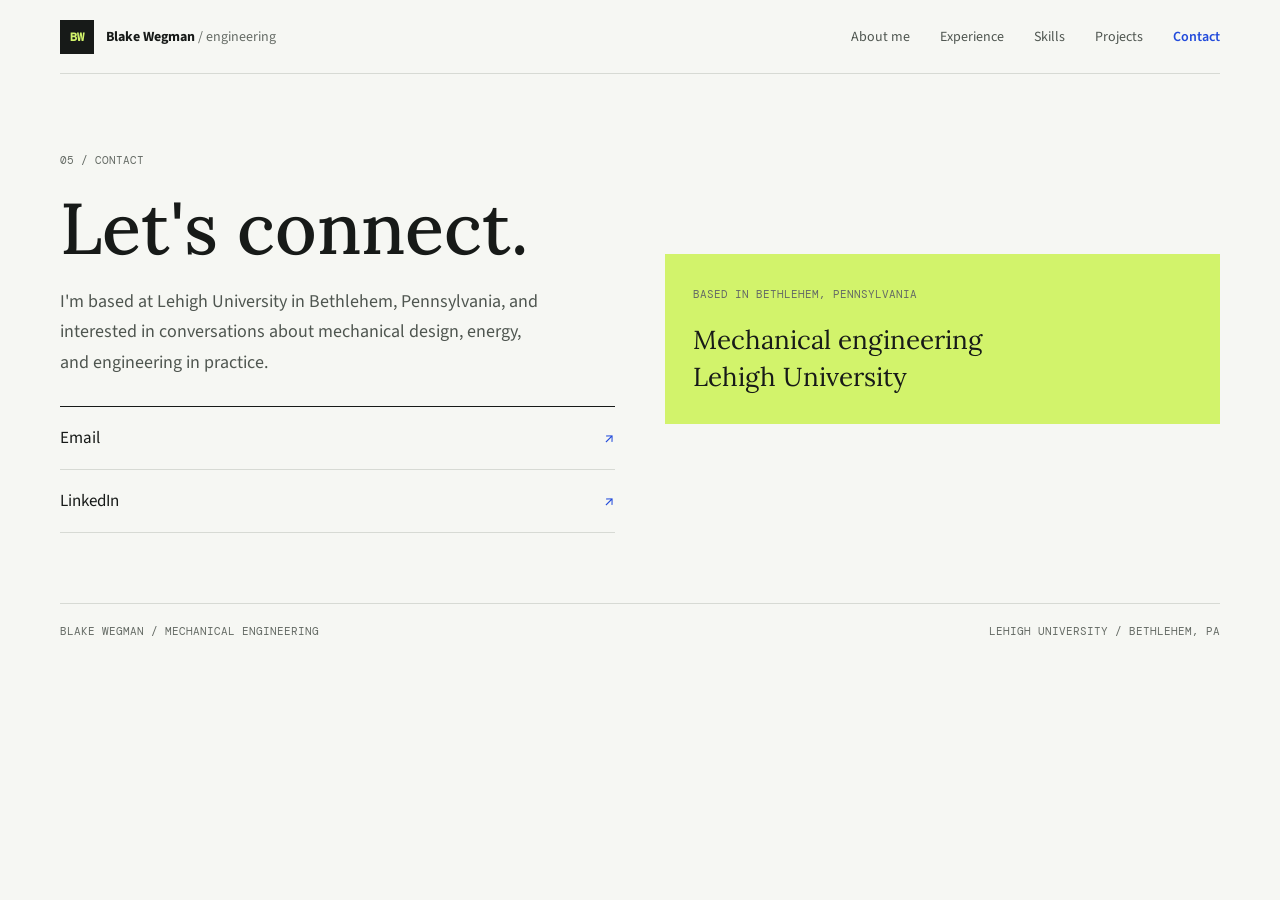
<file: contact.html>
<!doctype html>
<html lang="en">
<head>
  <meta charset="utf-8">
  <meta name="viewport" content="width=device-width, initial-scale=1">
  <meta name="theme-color" content="#f6f7f3">
  <meta name="description" content="Contact Blake Wegman and connect on LinkedIn.">
  <title>Contact | Blake Wegman</title>
  <link rel="preconnect" href="https://fonts.googleapis.com">
  <link rel="preconnect" href="https://fonts.gstatic.com" crossorigin>
  <link href="https://fonts.googleapis.com/css2?family=DM+Mono:wght@400;500&family=Lora:wght@400;500;600&family=Source+Sans+3:wght@400;500;600;700&display=swap" rel="stylesheet">
  <link rel="stylesheet" href="styles.css">
</head>
<body>
  <header class="topbar wrap">
    <a class="wordmark" href="index.html" aria-label="Blake Wegman, About me"><span class="monogram" aria-hidden="true">BW</span><span>Blake Wegman <span class="wordmark-subtitle">/ engineering</span></span></a>
    <nav class="nav" aria-label="Main navigation">
      <a href="index.html">About me</a>
      <a href="experience.html">Experience</a>
      <a href="skills.html">Skills</a>
      <a href="projects.html">Projects</a>
      <a class="active" href="contact.html" aria-current="page">Contact</a>
    </nav>
  </header>
  <main class="contact-page wrap" aria-labelledby="page-title">
    <div>
      <div class="section-label mono">05 / Contact</div>
      <h1 id="page-title">Let's connect.</h1>
      <p class="hero-copy">I'm based at Lehigh University in Bethlehem, Pennsylvania, and interested in conversations about mechanical design, energy, and engineering in practice.</p>
      <div class="contact-links">
        <a href="mailto:blakewegman07@gmail.com"><span>Email</span><span aria-hidden="true">&#8599;</span></a>
        <a href="https://www.linkedin.com/in/blakewegman?utm_source=share_via&amp;utm_content=profile&amp;utm_medium=member_ios" target="_blank" rel="noopener noreferrer"><span>LinkedIn</span><span aria-hidden="true">&#8599;</span></a>
      </div>
    </div>
    <aside class="contact-aside">
      <span class="mono">Based in Bethlehem, Pennsylvania</span>
      <p>Mechanical engineering<br>Lehigh University</p>
    </aside>
  </main>
  <footer class="wrap mono"><span>Blake Wegman <span aria-hidden="true">/</span> Mechanical engineering</span><span>Lehigh University <span aria-hidden="true">/</span> Bethlehem, PA</span></footer>
</body>
</html>
</file>
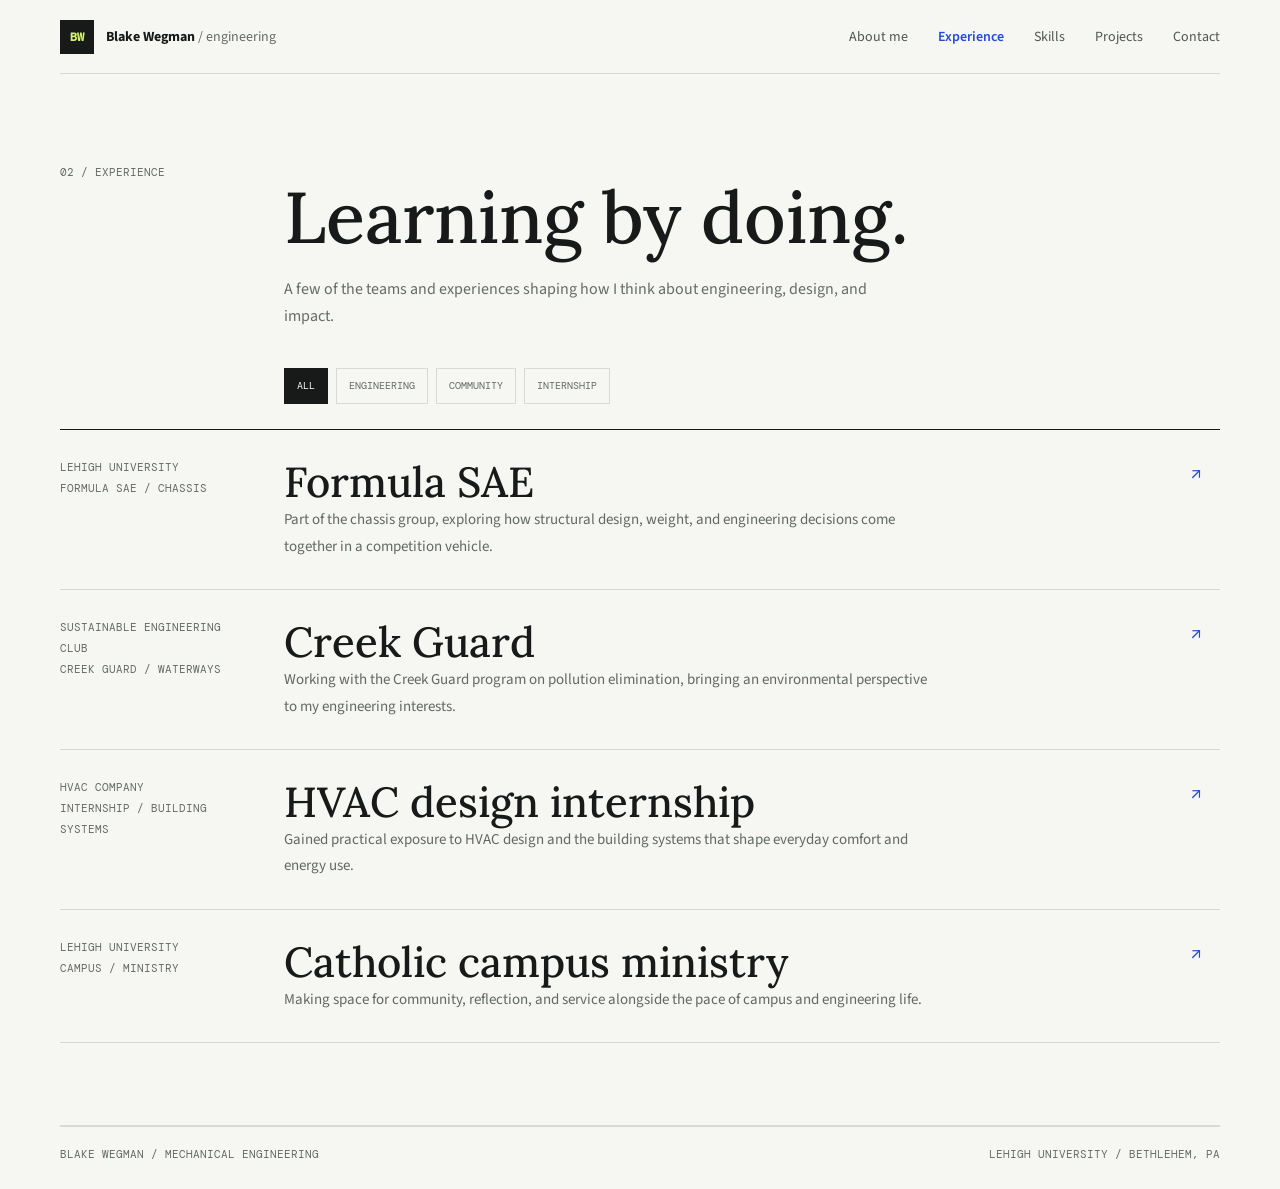
<file: experience.html>
<!doctype html>
<html lang="en">
<head>
  <meta charset="utf-8">
  <meta name="viewport" content="width=device-width, initial-scale=1">
  <meta name="theme-color" content="#f6f7f3">
  <meta name="description" content="Blake Wegman's engineering, internship, and community experience.">
  <title>Experience | Blake Wegman</title>
  <link rel="preconnect" href="https://fonts.googleapis.com">
  <link rel="preconnect" href="https://fonts.gstatic.com" crossorigin>
  <link href="https://fonts.googleapis.com/css2?family=DM+Mono:wght@400;500&family=Lora:wght@400;500;600&family=Source+Sans+3:wght@400;500;600;700&display=swap" rel="stylesheet">
  <link rel="stylesheet" href="styles.css">
</head>
<body>
  <header class="topbar wrap">
    <a class="wordmark" href="index.html" aria-label="Blake Wegman, About me"><span class="monogram" aria-hidden="true">BW</span><span>Blake Wegman <span class="wordmark-subtitle">/ engineering</span></span></a>
    <nav class="nav" aria-label="Main navigation">
      <a href="index.html">About me</a>
      <a class="active" href="experience.html" aria-current="page">Experience</a>
      <a href="skills.html">Skills</a>
      <a href="projects.html">Projects</a>
      <a href="contact.html">Contact</a>
    </nav>
  </header>
  <main class="section wrap" aria-labelledby="page-title">
    <div class="section-heading">
      <div class="section-label mono">02 / Experience</div>
      <div>
        <h1 id="page-title">Learning by doing.</h1>
        <p class="section-intro">A few of the teams and experiences shaping how I think about engineering, design, and impact.</p>
      </div>
    </div>
    <div class="filters" role="group" aria-label="Filter experience">
      <button class="filter" type="button" data-filter="all" aria-pressed="true">All</button>
      <button class="filter" type="button" data-filter="engineering" aria-pressed="false">Engineering</button>
      <button class="filter" type="button" data-filter="community" aria-pressed="false">Community</button>
      <button class="filter" type="button" data-filter="internship" aria-pressed="false">Internship</button>
    </div>
    <div class="project-list" aria-live="polite">
      <article class="project" data-category="engineering">
        <div class="project-meta"><span class="mono">Lehigh University</span><span class="mono">Formula SAE / Chassis</span></div>
        <div class="project-content"><h2>Formula SAE</h2><p>Part of the chassis group, exploring how structural design, weight, and engineering decisions come together in a competition vehicle.</p></div>
        <span class="project-arrow" aria-hidden="true">&#8599;</span>
      </article>
      <article class="project" data-category="community">
        <div class="project-meta"><span class="mono">Sustainable Engineering Club</span><span class="mono">Creek Guard / Waterways</span></div>
        <div class="project-content"><h2>Creek Guard</h2><p>Working with the Creek Guard program on pollution elimination, bringing an environmental perspective to my engineering interests.</p></div>
        <span class="project-arrow" aria-hidden="true">&#8599;</span>
      </article>
      <article class="project" data-category="internship">
        <div class="project-meta"><span class="mono">HVAC company</span><span class="mono">Internship / Building systems</span></div>
        <div class="project-content"><h2>HVAC design internship</h2><p>Gained practical exposure to HVAC design and the building systems that shape everyday comfort and energy use.</p></div>
        <span class="project-arrow" aria-hidden="true">&#8599;</span>
      </article>
      <article class="project" data-category="community">
        <div class="project-meta"><span class="mono">Lehigh University</span><span class="mono">Campus / Ministry</span></div>
        <div class="project-content"><h2>Catholic campus ministry</h2><p>Making space for community, reflection, and service alongside the pace of campus and engineering life.</p></div>
        <span class="project-arrow" aria-hidden="true">&#8599;</span>
      </article>
    </div>
  </main>
  <footer class="wrap mono"><span>Blake Wegman <span aria-hidden="true">/</span> Mechanical engineering</span><span>Lehigh University <span aria-hidden="true">/</span> Bethlehem, PA</span></footer>
  <script>
    const filterButtons = document.querySelectorAll(".filter");
    const experiences = document.querySelectorAll(".project");
    filterButtons.forEach((button) => {
      button.addEventListener("click", () => {
        const selectedFilter = button.dataset.filter;
        filterButtons.forEach((item) => item.setAttribute("aria-pressed", String(item === button)));
        experiences.forEach((experience) => {
          experience.hidden = selectedFilter !== "all" && experience.dataset.category !== selectedFilter;
        });
      });
    });
  </script>
</body>
</html>
</file>
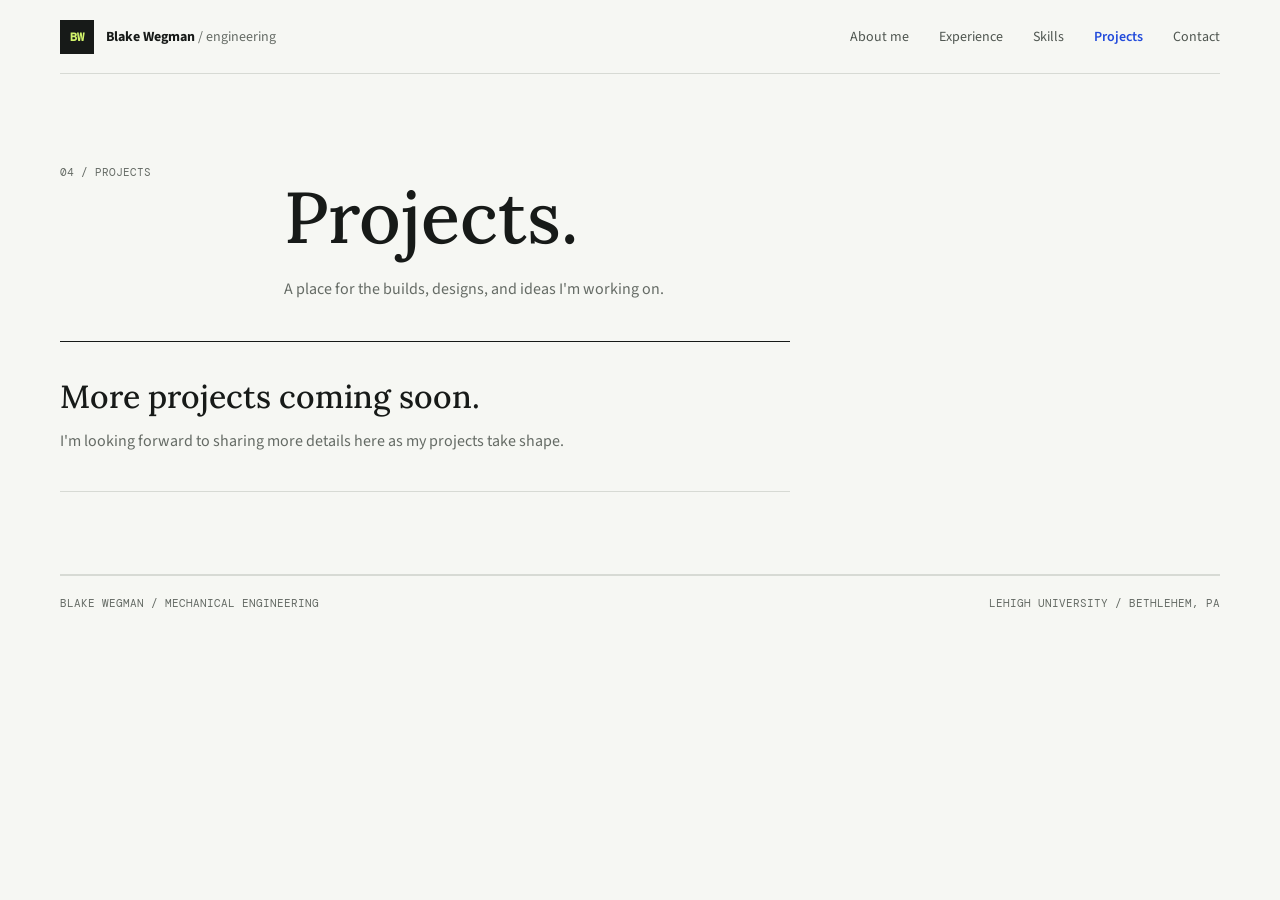
<file: projects.html>
<!doctype html>
<html lang="en">
<head>
  <meta charset="utf-8">
  <meta name="viewport" content="width=device-width, initial-scale=1">
  <meta name="theme-color" content="#f6f7f3">
  <meta name="description" content="Engineering projects by Blake Wegman.">
  <title>Projects | Blake Wegman</title>
  <link rel="preconnect" href="https://fonts.googleapis.com">
  <link rel="preconnect" href="https://fonts.gstatic.com" crossorigin>
  <link href="https://fonts.googleapis.com/css2?family=DM+Mono:wght@400;500&family=Lora:wght@400;500;600&family=Source+Sans+3:wght@400;500;600;700&display=swap" rel="stylesheet">
  <link rel="stylesheet" href="styles.css">
</head>
<body>
  <header class="topbar wrap">
    <a class="wordmark" href="index.html" aria-label="Blake Wegman, About me"><span class="monogram" aria-hidden="true">BW</span><span>Blake Wegman <span class="wordmark-subtitle">/ engineering</span></span></a>
    <nav class="nav" aria-label="Main navigation">
      <a href="index.html">About me</a>
      <a href="experience.html">Experience</a>
      <a href="skills.html">Skills</a>
      <a class="active" href="projects.html" aria-current="page">Projects</a>
      <a href="contact.html">Contact</a>
    </nav>
  </header>
  <main class="section wrap" aria-labelledby="page-title">
    <div class="section-heading">
      <div class="section-label mono">04 / Projects</div>
      <div>
        <h1 id="page-title">Projects.</h1>
        <p class="section-intro">A place for the builds, designs, and ideas I'm working on.</p>
      </div>
    </div>
    <div class="empty-state">
      <h2>More projects coming soon.</h2>
      <p>I'm looking forward to sharing more details here as my projects take shape.</p>
    </div>
  </main>
  <footer class="wrap mono"><span>Blake Wegman <span aria-hidden="true">/</span> Mechanical engineering</span><span>Lehigh University <span aria-hidden="true">/</span> Bethlehem, PA</span></footer>
</body>
</html>
</file>
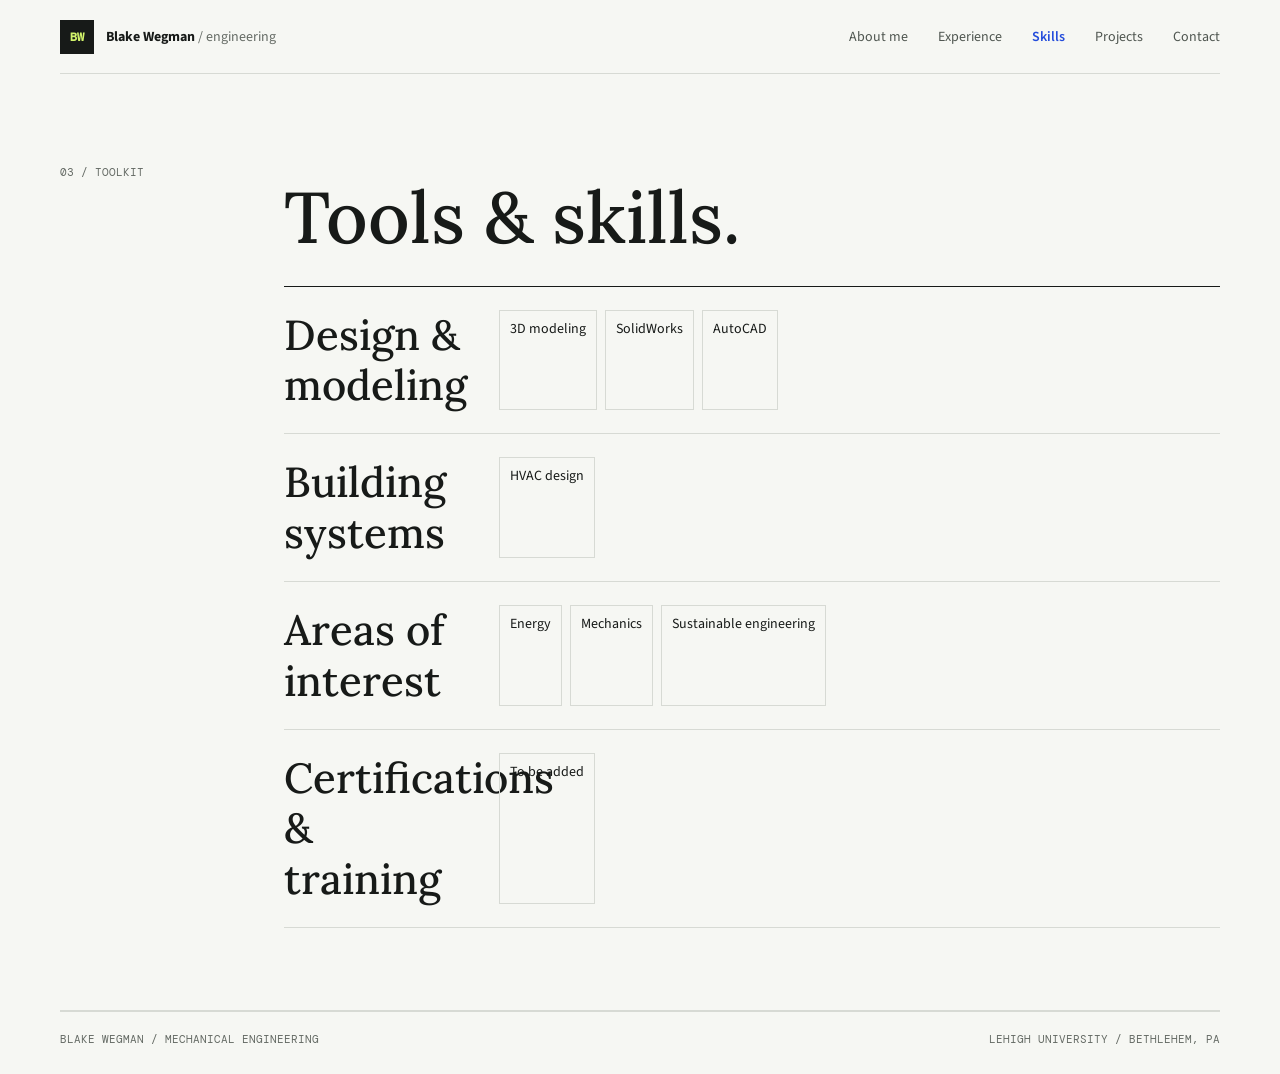
<file: skills.html>
<!doctype html>
<html lang="en">
<head>
  <meta charset="utf-8">
  <meta name="viewport" content="width=device-width, initial-scale=1">
  <meta name="theme-color" content="#f6f7f3">
  <meta name="description" content="Blake Wegman's engineering skills, design tools, and areas of interest.">
  <title>Skills | Blake Wegman</title>
  <link rel="preconnect" href="https://fonts.googleapis.com">
  <link rel="preconnect" href="https://fonts.gstatic.com" crossorigin>
  <link href="https://fonts.googleapis.com/css2?family=DM+Mono:wght@400;500&family=Lora:wght@400;500;600&family=Source+Sans+3:wght@400;500;600;700&display=swap" rel="stylesheet">
  <link rel="stylesheet" href="styles.css">
</head>
<body>
  <header class="topbar wrap">
    <a class="wordmark" href="index.html" aria-label="Blake Wegman, About me"><span class="monogram" aria-hidden="true">BW</span><span>Blake Wegman <span class="wordmark-subtitle">/ engineering</span></span></a>
    <nav class="nav" aria-label="Main navigation">
      <a href="index.html">About me</a>
      <a href="experience.html">Experience</a>
      <a class="active" href="skills.html" aria-current="page">Skills</a>
      <a href="projects.html">Projects</a>
      <a href="contact.html">Contact</a>
    </nav>
  </header>
  <main class="section wrap" aria-labelledby="page-title">
    <div class="skills-layout">
      <div class="section-label mono">03 / Toolkit</div>
      <div>
        <h1 id="page-title">Tools &amp; skills.</h1>
        <div class="skill-groups" style="margin-top:30px">
          <div class="skill-group">
            <h2>Design &amp; modeling</h2>
            <div class="skill-tags"><span class="skill-tag">3D modeling</span><span class="skill-tag">SolidWorks</span><span class="skill-tag">AutoCAD</span></div>
          </div>
          <div class="skill-group">
            <h2>Building systems</h2>
            <div class="skill-tags"><span class="skill-tag">HVAC design</span></div>
          </div>
          <div class="skill-group">
            <h2>Areas of interest</h2>
            <div class="skill-tags"><span class="skill-tag">Energy</span><span class="skill-tag">Mechanics</span><span class="skill-tag">Sustainable engineering</span></div>
          </div>
          <div class="skill-group">
            <h2>Certifications &amp; training</h2>
            <div class="skill-tags"><span class="skill-tag">To be added</span></div>
          </div>
        </div>
      </div>
    </div>
  </main>
  <footer class="wrap mono"><span>Blake Wegman <span aria-hidden="true">/</span> Mechanical engineering</span><span>Lehigh University <span aria-hidden="true">/</span> Bethlehem, PA</span></footer>
</body>
</html>
</file>
<file: styles.css>
:root {
  color-scheme: light;
  --paper: #f6f7f3;
  --ink: #171a18;
  --muted: #656b65;
  --line: #d7dad4;
  --blue: #224bdb;
  --lime: #d2f36b;
  --mono: "DM Mono", monospace;
  --serif: "Lora", Georgia, serif;
  --sans: "Source Sans 3", sans-serif;
}

*, *::before, *::after { box-sizing: border-box; }
body {
  margin: 0;
  background: var(--paper);
  color: var(--ink);
  font-family: var(--sans);
  -webkit-font-smoothing: antialiased;
}
a { color: inherit; text-decoration: none; }
a:focus-visible { outline: 2px solid var(--blue); outline-offset: 4px; }
::selection { background: var(--lime); color: var(--ink); }
.wrap { width: min(1160px, calc(100% - 64px)); margin-inline: auto; }
.mono { font-family: var(--mono); font-size: 11px; letter-spacing: 0; text-transform: uppercase; }
.topbar {
  min-height: 74px;
  display: flex;
  align-items: center;
  justify-content: space-between;
  gap: 24px;
  border-bottom: 1px solid var(--line);
}
.wordmark { display: flex; flex: 0 0 auto; align-items: center; gap: 12px; font-size: 14px; font-weight: 700; }
.monogram {
  width: 34px;
  height: 34px;
  display: grid;
  place-items: center;
  background: var(--ink);
  color: var(--lime);
  font-family: var(--mono);
  font-size: 12px;
}
.wordmark-subtitle { color: var(--muted); font-weight: 400; }
.nav { display: flex; align-items: center; justify-content: flex-end; gap: 30px; }
.nav a { padding-block: 8px; color: #4f5650; font-size: 14px; transition: color 160ms ease; }
.nav a:hover, .nav a.active { color: var(--blue); }
.nav a.active { font-weight: 600; }
.page-hero {
  min-height: 560px;
  display: grid;
  grid-template-columns: 1fr .9fr;
  gap: 62px;
  align-items: center;
  padding-block: 70px;
}
.page-copy { max-width: 560px; }
.eyebrow { display: flex; flex-wrap: wrap; align-items: center; gap: 10px; color: var(--muted); }
.status-dot { width: 8px; height: 8px; border-radius: 50%; background: #7d9c2c; }
h1, h2, h3 { font-family: var(--serif); font-weight: 500; }
h1 { margin: 24px 0 20px; font-size: clamp(48px, 6vw, 72px); line-height: 1.05; }
h1 em { color: var(--blue); font-weight: 400; }
.hero-copy { max-width: 490px; color: #4f5650; font-size: 18px; line-height: 1.7; }
.contact-details { display: flex; flex-wrap: wrap; gap: 10px 24px; margin-top: 28px; }
.contact-details a { border-bottom: 1px solid var(--line); padding-bottom: 4px; font-size: 15px; }
.contact-details a:hover { border-color: var(--blue); color: var(--blue); }
.hero-visual {
  position: relative;
  min-height: 410px;
  overflow: hidden;
  background: #c9d1c9;
  isolation: isolate;
}
.hero-visual::before {
  position: absolute;
  z-index: 1;
  inset: 0;
  background: linear-gradient(180deg, transparent 55%, rgb(10 19 15 / 52%) 100%);
  content: "";
  pointer-events: none;
}
.hero-visual img { width: 100%; height: 100%; position: absolute; inset: 0; object-fit: cover; object-position: center; }
.image-index, .image-note { position: absolute; z-index: 2; color: white; }
.image-index { top: 17px; left: 18px; padding: 8px 10px; background: var(--lime); color: var(--ink); }
.image-note { right: 22px; bottom: 20px; left: 22px; display: flex; align-items: end; justify-content: space-between; gap: 20px; }
.image-note strong { max-width: 250px; font-size: 19px; line-height: 1.3; }
.image-note .mono { color: rgb(255 255 255 / 85%); text-align: right; line-height: 1.7; }
.ticker { overflow: hidden; border-block: 1px solid var(--line); background: var(--lime); }
.ticker-inner { min-height: 54px; display: flex; align-items: center; justify-content: space-between; gap: 16px; }
.ticker-item { display: flex; align-items: center; gap: 11px; white-space: nowrap; }
.ticker-item::before { width: 7px; height: 7px; background: var(--blue); content: ""; transform: rotate(45deg); }
.section { padding-block: 82px; border-bottom: 1px solid var(--line); }
.section-heading { display: grid; grid-template-columns: 190px 1fr; gap: 34px; align-items: start; margin-bottom: 38px; }
.section-label { padding-top: 9px; color: var(--muted); }
h2 { margin: 0; font-size: 42px; line-height: 1.2; }
.section-intro { max-width: 590px; margin: 13px 0 0; color: var(--muted); font-size: 16px; line-height: 1.7; }
.about-grid { display: grid; grid-template-columns: 190px 1fr 250px; gap: 34px; align-items: start; }
.about-copy { max-width: 560px; }
.about-copy p { margin: 17px 0 0; color: #565d57; font-size: 16px; line-height: 1.8; }
.interest-note { padding: 20px; background: var(--ink); color: white; }
.interest-note .mono { color: var(--lime); }
.interest-note p { margin: 15px 0 0; font-family: var(--serif); font-size: 19px; line-height: 1.55; }
.filters { display: flex; flex-wrap: wrap; gap: 8px; margin: 0 0 25px 224px; }
.filter {
  min-height: 36px;
  padding: 0 12px;
  border: 1px solid var(--line);
  background: transparent;
  color: var(--muted);
  cursor: pointer;
  font-family: var(--mono);
  font-size: 10px;
  text-transform: uppercase;
  transition: border-color 150ms ease, background 150ms ease, color 150ms ease;
}
.filter:hover, .filter[aria-pressed="true"] { border-color: var(--ink); background: var(--ink); color: white; }
.project-list, .skill-groups { border-top: 1px solid var(--ink); }
.project {
  display: grid;
  grid-template-columns: 190px 1fr 30px;
  gap: 34px;
  align-items: start;
  padding: 27px 0 29px;
  border-bottom: 1px solid var(--line);
  animation: reveal 400ms both;
}
.project:nth-child(2) { animation-delay: 50ms; }
.project:nth-child(3) { animation-delay: 100ms; }
.project:nth-child(4) { animation-delay: 150ms; }
.project-meta { color: var(--muted); line-height: 1.9; }
.project-meta .mono { display: block; }
.project-content h3 { margin: 1px 0 8px; font-size: 23px; line-height: 1.3; }
.project-content p { max-width: 650px; margin: 0; color: #626862; font-size: 15px; line-height: 1.75; }
.project-arrow { padding-top: 2px; color: var(--blue); font-size: 20px; }
.project[hidden] { display: none; }
.skills-layout { display: grid; grid-template-columns: 190px 1fr; gap: 34px; }
.skill-group { display: grid; grid-template-columns: 190px 1fr; gap: 25px; padding: 23px 0; border-bottom: 1px solid var(--line); }
.skill-group h3 { margin: 3px 0 0; font-family: var(--sans); font-size: 16px; font-weight: 600; }
.skill-tags { display: flex; flex-wrap: wrap; gap: 8px; }
.skill-tag { padding: 8px 10px; border: 1px solid var(--line); font-size: 14px; }
.empty-state { max-width: 730px; padding: 36px 0; border-top: 1px solid var(--ink); border-bottom: 1px solid var(--line); }
.empty-state h2 { font-size: 32px; }
.empty-state p { max-width: 540px; margin: 12px 0 0; color: var(--muted); font-size: 16px; line-height: 1.7; }
.contact-page { min-height: 520px; display: grid; grid-template-columns: 1fr 1fr; gap: 50px; align-items: center; padding-block: 70px; }
.contact-page h1 { max-width: 540px; }
.contact-page .hero-copy { margin-bottom: 28px; }
.contact-links { display: grid; gap: 0; border-top: 1px solid var(--ink); }
.contact-links a { display: flex; justify-content: space-between; gap: 20px; padding: 19px 0; border-bottom: 1px solid var(--line); font-size: 17px; }
.contact-links a span:last-child { color: var(--blue); }
.contact-aside { padding: 28px; background: var(--lime); }
.contact-aside .mono { color: var(--muted); }
.contact-aside p { margin: 17px 0 0; font-family: var(--serif); font-size: 26px; line-height: 1.45; }
footer { display: flex; justify-content: space-between; gap: 20px; padding-block: 20px 28px; border-top: 1px solid var(--line); color: var(--muted); }
@keyframes reveal { from { opacity: 0; transform: translateY(9px); } to { opacity: 1; transform: translateY(0); } }
@media (max-width: 800px) {
  .wrap { width: min(100% - 40px, 600px); }
  .topbar { min-height: 0; flex-direction: column; align-items: flex-start; gap: 14px; padding-block: 15px; }
  .nav { width: 100%; justify-content: flex-start; flex-wrap: wrap; gap: 8px 21px; }
  .nav a { font-size: 13px; }
  .page-hero { min-height: auto; grid-template-columns: 1fr; gap: 34px; padding-block: 54px 48px; }
  .hero-visual { min-height: 370px; }
  .ticker-inner { min-height: 48px; justify-content: flex-start; overflow-x: auto; }
  .ticker-item { margin-right: 20px; }
  .section { padding-block: 62px; }
  .section-heading, .about-grid, .skills-layout { grid-template-columns: 1fr; gap: 18px; }
  .section-heading { margin-bottom: 29px; }
  h2 { font-size: 36px; }
  .filters { margin-left: 0; }
  .project { grid-template-columns: 125px 1fr 20px; gap: 17px; }
  .skill-group { grid-template-columns: 150px 1fr; gap: 15px; }
  .contact-page { min-height: auto; grid-template-columns: 1fr; gap: 30px; padding-block: 55px; }
}
@media (max-width: 480px) {
  .wrap { width: calc(100% - 36px); }
  .wordmark { gap: 9px; font-size: 12px; }
  .monogram { width: 31px; height: 31px; }
  .nav { gap: 7px 16px; }
  .nav a { font-size: 12px; }
  .page-hero { gap: 27px; padding-block: 44px 36px; }
  h1 { margin-top: 19px; font-size: 48px; }
  .hero-copy { font-size: 16px; }
  .hero-visual { min-height: 305px; }
  .image-note { right: 16px; bottom: 16px; left: 16px; gap: 12px; }
  .image-note strong { font-size: 16px; }
  .image-note .mono { font-size: 9px; }
  .ticker-inner { gap: 20px; }
  .ticker-item { font-size: 9px; }
  .section { padding-block: 52px; }
  h2 { font-size: 31px; }
  .project { grid-template-columns: 1fr 20px; gap: 5px 12px; padding-block: 20px; }
  .project-meta { grid-column: 1; grid-row: 1; }
  .project-content { grid-column: 1; grid-row: 2; }
  .project-arrow { grid-column: 2; grid-row: 1 / span 2; }
  .project-content h3 { font-size: 21px; }
  .skill-group { grid-template-columns: 1fr; gap: 13px; }
  .contact-details { flex-direction: column; align-items: flex-start; }
  .contact-aside p { font-size: 23px; }
  footer { flex-direction: column; gap: 6px; }
}
@media (prefers-reduced-motion: reduce) {
  *, *::before, *::after { scroll-behavior: auto !important; animation-duration: .01ms !important; animation-iteration-count: 1 !important; transition-duration: .01ms !important; }
}
</file>
